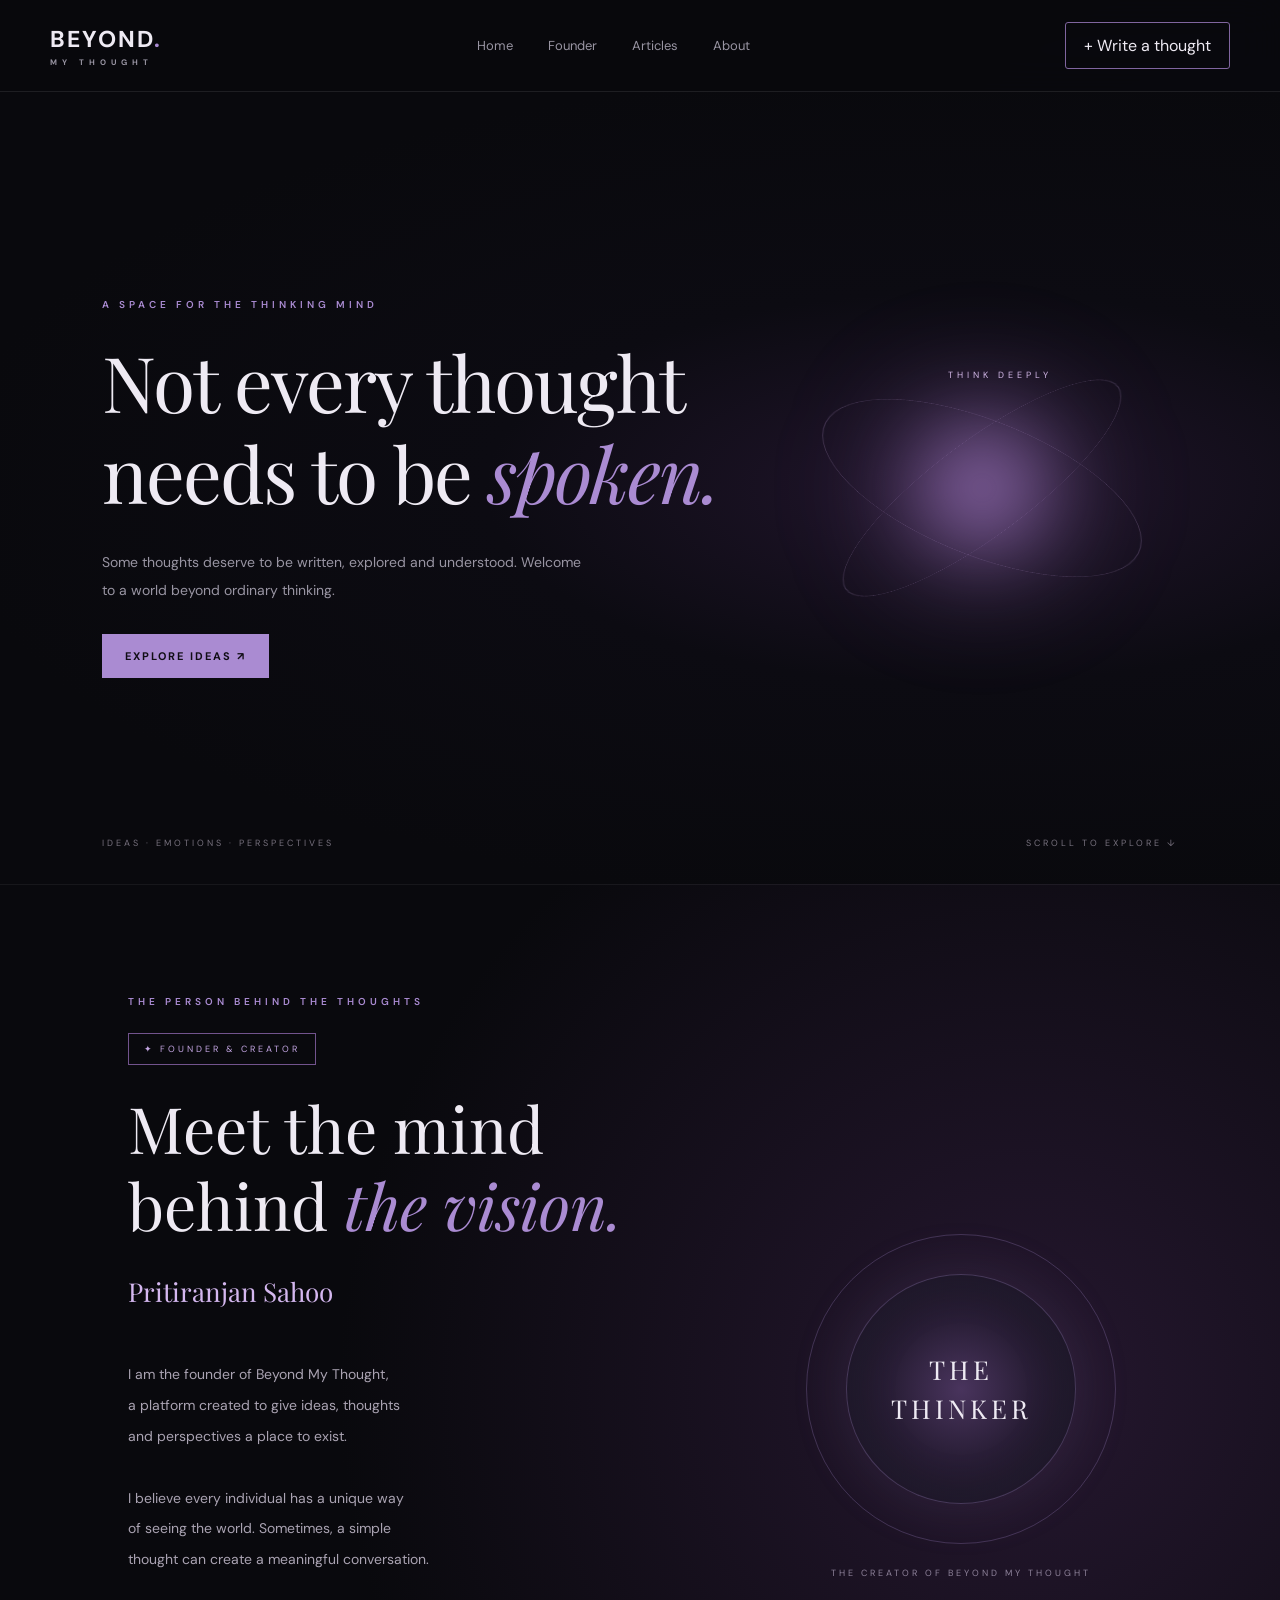
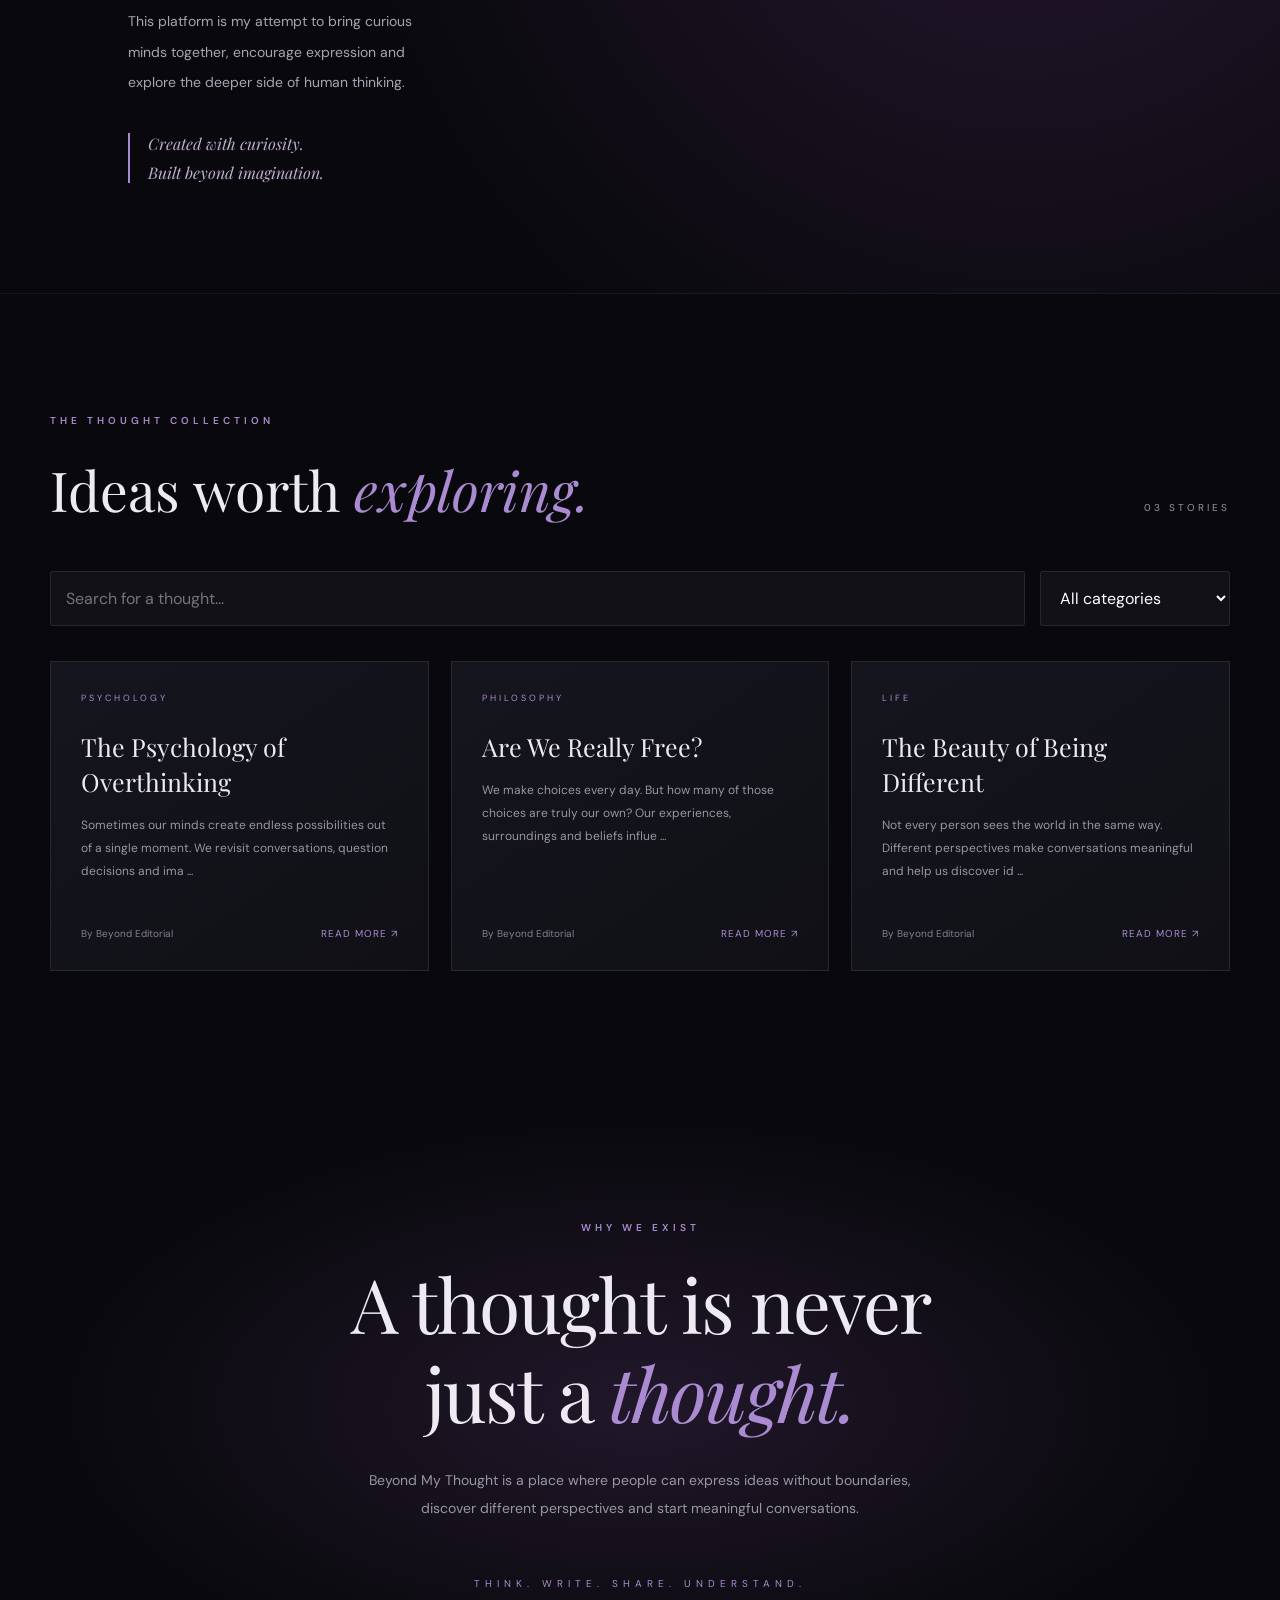
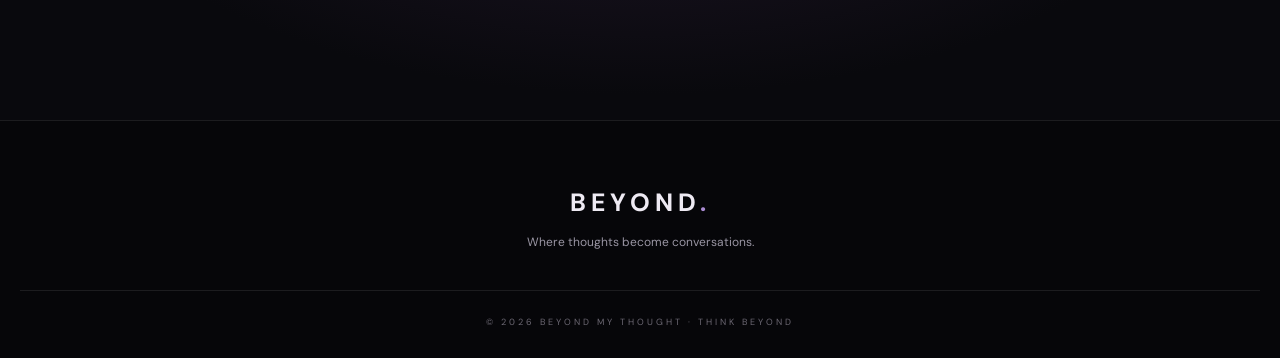
<file: index.html>
<!DOCTYPE html>
<html lang="en">
<head>
    <meta charset="UTF-8">
    <meta name="viewport" content="width=device-width, initial-scale=1.0">

    <title>Beyond My Thought | A World of Ideas</title>

    <link rel="stylesheet" href="style.css">

    <link href="https://fonts.googleapis.com/css2?family=DM+Sans:wght@400;500;600;700&family=Playfair+Display:wght@400;500;600;700&display=swap" rel="stylesheet">
</head>

<body>

    <div class="ambient"></div>

    <header>
        <nav class="navbar">

            <a href="#home" class="logo">
                BEYOND<span>.</span>
                <small>MY THOUGHT</small>
            </a>

            <div class="nav-links">
    <a href="#home">Home</a>
    <a href="#founder">Founder</a>
    <a href="#articles">Articles</a>
    <a href="#about">About</a>
</div>

            <button class="write-btn" id="openWrite">
                + Write a thought
            </button>

        </nav>
    </header>

    <main>

        <!-- HERO -->

        <section class="hero" id="home">

            <div class="hero-content">

                <p class="eyebrow">
                    A SPACE FOR THE THINKING MIND
                </p>

                <h1>
                    Not every thought<br>
                    needs to be <span>spoken.</span>
                </h1>

                <p class="hero-text">
                    Some thoughts deserve to be written,
                    explored and understood.
                    Welcome to a world beyond ordinary thinking.
                </p>

                <a href="#articles" class="explore-btn">
                    EXPLORE IDEAS ↗
                </a>

            </div>

            <div class="hero-art">
                <div class="orbit orbit-one"></div>
                <div class="orbit orbit-two"></div>
                <div class="core"></div>
                <div class="floating-text">THINK DEEPLY</div>
            </div>

            <div class="hero-bottom">
                <span>IDEAS · EMOTIONS · PERSPECTIVES</span>
                <span>SCROLL TO EXPLORE ↓</span>
            </div>

        </section>

<!-- FOUNDER SECTION -->

<section class="founder-section" id="founder">

    <div class="founder-content">

        <p class="eyebrow">THE PERSON BEHIND THE THOUGHTS</p>

        <div class="founder-badge">
            ✦ FOUNDER & CREATOR
        </div>

        <h2>
            Meet the mind<br>
            behind <span>the vision.</span>
        </h2>

        <h3 class="founder-name">
            Pritiranjan Sahoo
        </h3>

        <p class="founder-description">
            I am the founder of Beyond My Thought,
            a platform created to give ideas, thoughts
            and perspectives a place to exist.

            I believe every individual has a unique way
            of seeing the world. Sometimes, a simple
            thought can create a meaningful conversation.

            This platform is my attempt to bring curious
            minds together, encourage expression and
            explore the deeper side of human thinking.
        </p>

        <div class="founder-signature">
            <span>Created with curiosity.</span>
            <span>Built beyond imagination.</span>
        </div>

    </div>

    <div class="founder-visual">

        <div class="founder-circle">
            <span>THE<br>THINKER</span>
        </div>

        <div class="founder-orbit"></div>

        <p class="founder-caption">
            THE CREATOR OF BEYOND MY THOUGHT
        </p>

    </div>

</section>

        <!-- ARTICLES -->

        <section class="articles-section" id="articles">

            <div class="section-heading">

                <div>
                    <p class="eyebrow">THE THOUGHT COLLECTION</p>
                    <h2>Ideas worth <span>exploring.</span></h2>
                </div>

                <p class="article-count" id="articleCount">
                    00 STORIES
                </p>

            </div>

            <div class="toolbar">

                <input
                    type="search"
                    id="searchInput"
                    placeholder="Search for a thought..."
                >

                <select id="categoryFilter">
    <option value="All">All categories</option>
    <option value="Psychology">Psychology</option>
    <option value="Philosophy">Philosophy</option>
    <option value="Life">Life</option>
    <option value="Society">Society</option>
    <option value="Creativity">Creativity</option>
    <option value="Personal">Personal</option>
</select>

            </div>

            <div class="article-grid" id="articleGrid"></div>

            <p class="empty-message" id="emptyMessage">
                No thoughts found. Try another search.
            </p>

        </section>

        <!-- ABOUT -->

        <section class="about-section" id="about">

            <p class="eyebrow">WHY WE EXIST</p>

            <h2>
                A thought is never<br>
                just a <span>thought.</span>
            </h2>

            <p>
                Beyond My Thought is a place where people can
                express ideas without boundaries, discover
                different perspectives and start meaningful
                conversations.
            </p>

            <div class="about-line">
                THINK. WRITE. SHARE. UNDERSTAND.
            </div>

        </section>

        <!-- WRITE ARTICLE MODAL -->

        <div class="modal" id="writeModal">

            <div class="modal-box">

                <button class="close-btn" id="closeWrite">×</button>

                <p class="eyebrow">YOUR VOICE MATTERS</p>

                <h2>Share a thought<span>.</span></h2>

                <form id="articleForm">

                    <input
                        type="text"
                        id="authorName"
                        placeholder="Your name"
                        maxlength="50"
                        required
                    >

                    <input
                        type="text"
                        id="articleTitle"
                        placeholder="Give your thought a title"
                        maxlength="100"
                        required
                    >

                    <select id="articleCategory" required>
                        <option value="">Choose category</option>
                        <option>Psychology</option>
                        <option>Philosophy</option>
                        <option>Life</option>
                        <option>Society</option>
                        <option>Creativity</option>
                    </select>

                    <textarea
                        id="articleContent"
                        placeholder="Write what is on your mind..."
                        minlength="20"
                        maxlength="5000"
                        required
                    ></textarea>

                    <button class="submit-btn" type="submit">
                        PUBLISH YOUR THOUGHT ↗
                    </button>

                </form>

            </div>

        </div>

        <!-- READ ARTICLE MODAL -->

        <div class="modal" id="readModal">

            <div class="modal-box read-box">

                <button class="close-btn" id="closeRead">×</button>

                <p class="eyebrow" id="readCategory"></p>

                <h2 id="readTitle"></h2>

                <p class="read-author" id="readAuthor"></p>

                <div class="read-content" id="readContent"></div>

                <div class="comments-area">

                    <h3>Thoughts from readers</h3>

                    <div id="commentsList"></div>

                    <form id="commentForm">

                        <input
                            type="text"
                            id="commentName"
                            placeholder="Your name"
                            maxlength="50"
                            required
                        >

                        <textarea
                            id="commentText"
                            placeholder="Share your perspective..."
                            maxlength="1000"
                            required
                        ></textarea>

                        <button type="submit" class="submit-btn">
                            POST COMMENT ↗
                        </button>

                    </form>

                </div>

            </div>

        </div>

    </main>

    <footer>

        <h2>BEYOND<span>.</span></h2>

        <p>Where thoughts become conversations.</p>

        <div class="footer-bottom">
            © 2026 BEYOND MY THOUGHT · THINK BEYOND
        </div>

    </footer>

    <script src="script.js"></script>

</body>
</html>
</file>
<file: style.css>
* {
    margin: 0;
    padding: 0;
    box-sizing: border-box;
}

:root {
    --bg: #09090d;
    --surface: #111117;
    --surface2: #171720;
    --purple: #aa8bd2;
    --muted: #9995a3;
    --white: #eeeaf3;
    --border: rgba(255,255,255,0.09);
}

html {
    scroll-behavior: smooth;
}

body {
    background: var(--bg);
    color: var(--white);
    font-family: 'DM Sans', sans-serif;
    overflow-x: hidden;
}

button, input, textarea, select {
    font: inherit;
}

button, a {
    -webkit-tap-highlight-color: transparent;
}

a {
    color: inherit;
    text-decoration: none;
}

.ambient {
    position: fixed;
    width: 450px;
    height: 450px;
    border-radius: 50%;
    background: #693d8b;
    filter: blur(180px);
    opacity: 0.10;
    top: 15%;
    right: -200px;
    pointer-events: none;
    z-index: -1;
}

/* NAVIGATION */

header {
    position: sticky;
    top: 0;
    z-index: 100;
    background: rgba(9,9,13,0.85);
    backdrop-filter: blur(20px);
    border-bottom: 1px solid var(--border);
}

.navbar {
    max-width: 1250px;
    margin: auto;
    padding: 22px 35px;
    display: flex;
    justify-content: space-between;
    align-items: center;
}

.logo {
    font-size: 23px;
    font-weight: 700;
    letter-spacing: 2px;
}

.logo span, footer h2 span {
    color: var(--purple);
}

.logo small {
    display: block;
    font-size: 8px;
    letter-spacing: 5px;
    color: var(--muted);
    margin-top: 3px;
}

.nav-links {
    display: flex;
    gap: 35px;
}

.nav-links a {
    color: var(--muted);
    font-size: 13px;
    transition: .3s;
}

.nav-links a:hover {
    color: var(--purple);
}

.write-btn {
    background: transparent;
    color: var(--white);
    border: 1px solid #80659f;
    border-radius: 3px;
    padding: 12px 18px;
    cursor: pointer;
    transition: .3s;
}

.write-btn:hover {
    background: #80659f;
}

/* HERO */

.hero {
    min-height: 690px;
    height: 88vh;
    max-height: 900px;
    padding: 100px max(calc((100% - 1150px)/2), 8%);
    display: flex;
    align-items: center;
    position: relative;
    overflow: hidden;
    background:
        radial-gradient(ellipse at 75% 50%,
        #21152c 0%,
        #0c0b12 35%,
        #09090d 75%);
}

.hero-content {
    position: relative;
    z-index: 3;
    max-width: 720px;
    animation: appear 1.3s ease;
}

.eyebrow {
    font-size: 10px;
    color: var(--purple);
    letter-spacing: 4px;
    margin-bottom: 25px;
    font-weight: 600;
}

.hero h1, .about-section h2 {
    font-family: 'Playfair Display', serif;
    font-size: clamp(45px, 6vw, 83px);
    line-height: 1.18;
    font-weight: 400;
    letter-spacing: -2px;
}

.hero h1 span, .about-section h2 span,
.section-heading h2 span {
    color: var(--purple);
    font-style: italic;
}

.hero-text {
    max-width: 480px;
    color: var(--muted);
    line-height: 2;
    margin: 30px 0;
    font-size: 14px;
}

.explore-btn {
    display: inline-block;
    padding: 15px 23px;
    background: var(--purple);
    color: #100d15;
    font-size: 11px;
    font-weight: 700;
    letter-spacing: 2px;
    transition: .3s;
}

.explore-btn:hover {
    background: white;
    transform: translateY(-4px);
}

/* ABSTRACT MIND ART */

.hero-art {
    position: absolute;
    right: 10%;
    top: 50%;
    width: 340px;
    height: 340px;
    transform: translateY(-50%);
}

.orbit {
    position: absolute;
    inset: 0;
    border: 1px solid #a88ac044;
    border-radius: 50%;
    animation: rotate 25s linear infinite;
}

.orbit-one {
    transform: rotateX(65deg) rotateY(20deg);
}

.orbit-two {
    transform: rotateX(70deg) rotateY(-35deg);
    animation-direction: reverse;
}

.core {
    position: absolute;
    width: 100px;
    height: 100px;
    top: 50%;
    left: 50%;
    transform: translate(-50%,-50%);
    border-radius: 50%;
    background: #a37ac5;
    filter: blur(45px);
    box-shadow: 0 0 100px #a37ac5;
    animation: breathe 4s ease-in-out infinite;
}

.floating-text {
    position: absolute;
    top: 15%;
    left: 40%;
    color: #d3b8e8;
    font-size: 9px;
    letter-spacing: 4px;
    animation: float 5s infinite alternate;
}

.hero-bottom {
    position: absolute;
    bottom: 35px;
    left: 8%;
    right: 8%;
    display: flex;
    justify-content: space-between;
    color: #77717e;
    font-size: 9px;
    letter-spacing: 3px;
}

/* ARTICLES */

.articles-section {
    max-width: 1250px;
    margin: auto;
    padding: 120px 35px;
}

.section-heading {
    display: flex;
    align-items: end;
    justify-content: space-between;
    margin-bottom: 45px;
}

.section-heading h2 {
    font-family: 'Playfair Display', serif;
    font-size: clamp(35px, 5vw, 55px);
    font-weight: 400;
}

.article-count {
    color: var(--muted);
    font-size: 10px;
    letter-spacing: 3px;
    padding-bottom: 12px;
}

.toolbar {
    display: flex;
    gap: 15px;
    margin-bottom: 35px;
}

.toolbar input, .toolbar select {
    background: var(--surface);
    color: white;
    border: 1px solid var(--border);
    padding: 15px;
    outline: none;
    border-radius: 3px;
}

.toolbar input {
    flex: 1;
}

.toolbar select {
    width: 190px;
}

.toolbar option {
    background: var(--surface);
}

.toolbar input:focus, .toolbar select:focus {
    border-color: var(--purple);
}

/* ARTICLE CARDS */

.article-grid {
    display: grid;
    grid-template-columns: repeat(3, 1fr);
    gap: 22px;
}

.article-card {
    padding: 30px;
    min-height: 310px;
    background: linear-gradient(145deg, #15151e, #101016);
    border: 1px solid var(--border);
    display: flex;
    flex-direction: column;
    position: relative;
    overflow: hidden;
    transition: .4s;
    animation: appear .7s ease both;
}

.article-card:hover {
    transform: translateY(-8px);
    border-color: #9171b4;
    background: #191621;
}

.card-category {
    color: var(--purple);
    font-size: 9px;
    letter-spacing: 3px;
    text-transform: uppercase;
}

.article-card h3 {
    font-family: 'Playfair Display', serif;
    font-size: 25px;
    font-weight: 400;
    line-height: 1.4;
    margin: 25px 0 15px;
}

.article-card p {
    font-size: 12px;
    color: var(--muted);
    line-height: 1.9;
}

.card-footer {
    display: flex;
    justify-content: space-between;
    margin-top: auto;
    padding-top: 25px;
    color: #85808e;
    font-size: 10px;
}

.read-link {
    color: var(--purple);
    background: none;
    border: none;
    cursor: pointer;
    letter-spacing: 1px;
}

.empty-message {
    display: none;
    color: var(--muted);
    text-align: center;
    padding: 60px 10px;
}

/* ABOUT */

.about-section {
    padding: 130px 20px;
    text-align: center;
    background:
        radial-gradient(ellipse at center, #21172a, #09090d 65%);
}

.about-section h2 {
    font-size: clamp(40px, 6vw, 75px);
}

.about-section > p:not(.eyebrow) {
    color: var(--muted);
    max-width: 570px;
    margin: 30px auto;
    line-height: 2;
    font-size: 14px;
}

.about-line {
    margin-top: 55px;
    font-size: 10px;
    letter-spacing: 5px;
    color: var(--purple);
}

/* MODALS */

.modal {
    position: fixed;
    inset: 0;
    z-index: 200;
    background: rgba(0,0,0,.88);
    backdrop-filter: blur(12px);
    display: none;
    justify-content: center;
    align-items: center;
    padding: 20px;
}

.modal.active {
    display: flex;
    animation: appear .3s ease;
}

.modal-box {
    width: 100%;
    max-width: 650px;
    max-height: 90vh;
    overflow-y: auto;
    padding: 45px;
    position: relative;
    background: #121119;
    border: 1px solid #403449;
}

.modal-box h2 {
    font-family: 'Playfair Display', serif;
    font-weight: 400;
    font-size: 38px;
    margin-bottom: 30px;
}

.modal-box h2 span {
    color: var(--purple);
}

.close-btn {
    position: absolute;
    right: 20px;
    top: 15px;
    font-size: 30px;
    color: #aaa;
    background: none;
    border: none;
    cursor: pointer;
}

.modal-box form {
    display: flex;
    flex-direction: column;
    gap: 15px;
}

.modal-box input,
.modal-box textarea,
.modal-box select {
    background: #1b1922;
    color: white;
    padding: 16px;
    border: 1px solid var(--border);
    outline: none;
    border-radius: 2px;
    width: 100%;
}

.modal-box input:focus,
.modal-box textarea:focus,
.modal-box select:focus {
    border-color: var(--purple);
}

.modal-box select option {
    background: #1b1922;
}

.modal-box textarea {
    resize: vertical;
    min-height: 150px;
    line-height: 1.8;
}

.submit-btn {
    background: var(--purple);
    color: #100d15;
    border: none;
    padding: 17px;
    cursor: pointer;
    font-size: 11px;
    font-weight: 700;
    letter-spacing: 2px;
    transition: .3s;
}

.submit-btn:hover {
    background: white;
}

/* READ ARTICLE */

.read-box {
    max-width: 750px;
}

.read-box h2 {
    font-size: 42px;
    line-height: 1.3;
}

.read-author {
    color: var(--purple);
    font-size: 12px;
    margin: 15px 0 30px;
}

.read-content {
    color: #c4bdca;
    line-height: 2.2;
    font-size: 15px;
    white-space: pre-wrap;
    overflow-wrap: anywhere;
}

.comments-area {
    border-top: 1px solid var(--border);
    margin-top: 45px;
    padding-top: 30px;
}

.comments-area h3 {
    font-family: 'Playfair Display', serif;
    font-size: 25px;
    font-weight: 400;
    margin-bottom: 25px;
}

.comment {
    border-left: 2px solid #8764a6;
    background: #1a1821;
    padding: 17px;
    margin-bottom: 13px;
}

.comment strong {
    color: var(--purple);
    font-size: 12px;
}

.comment p {
    color: #c0b9c7;
    margin-top: 10px;
    font-size: 13px;
    line-height: 1.8;
    white-space: pre-wrap;
    overflow-wrap: anywhere;
}

.no-comments {
    color: var(--muted);
    font-size: 13px;
    margin-bottom: 25px;
}

/* FOOTER */

footer {
    text-align: center;
    padding: 65px 20px 30px;
    background: #060609;
    border-top: 1px solid var(--border);
}

footer h2 {
    letter-spacing: 5px;
    font-size: 25px;
}

footer p {
    color: var(--muted);
    font-size: 12px;
    margin-top: 15px;
}

.footer-bottom {
    border-top: 1px solid var(--border);
    margin-top: 40px;
    padding-top: 25px;
    color: #6c6873;
    font-size: 9px;
    letter-spacing: 3px;
}

/* ANIMATIONS */

@keyframes appear {
    from {
        opacity: 0;
        transform: translateY(25px);
    }
    to {
        opacity: 1;
        transform: translateY(0);
    }
}

@keyframes rotate {
    to {
        rotate: 360deg;
    }
}

@keyframes breathe {
    50% {
        transform: translate(-50%,-50%) scale(1.5);
        opacity: .6;
    }
}

@keyframes float {
    to {
        transform: translateY(25px);
    }
}

/* MOBILE */

@media(max-width: 850px) {

    .hero-art {
        right: -100px;
        opacity: .45;
    }

    .article-grid {
        grid-template-columns: repeat(2, 1fr);
    }

    .nav-links {
        gap: 15px;
    }
}

@media(max-width: 600px) {

    .navbar {
        padding: 17px;
        flex-wrap: wrap;
        gap: 15px;
    }

    .logo {
        font-size: 18px;
    }

    .nav-links {
        order: 3;
        width: 100%;
        justify-content: center;
    }

    .write-btn {
        font-size: 11px;
        padding: 10px;
    }

    .hero {
        min-height: 650px;
        height: 85vh;
        padding: 80px 25px;
    }

    .hero h1 {
        font-size: 48px;
    }

    .hero-art {
        width: 250px;
        height: 250px;
        right: -130px;
    }

    .hero-bottom {
        font-size: 7px;
        letter-spacing: 1px;
    }

    .articles-section {
        padding: 80px 20px;
    }

    .section-heading {
        align-items: start;
        flex-direction: column;
        gap: 15px;
    }

    .toolbar {
        flex-direction: column;
    }

    .toolbar select {
        width: 100%;
    }

    .article-grid {
        grid-template-columns: 1fr;
    }

    .modal-box {
        padding: 35px 20px;
    }

    .modal-box h2 {
        font-size: 30px;
    }

    .read-box h2 {
        font-size: 32px;
    }
}

/* FOUNDER SECTION */

.founder-section {
    min-height: 650px;
    padding: 110px 10%;
    display: grid;
    grid-template-columns: 1.2fr 0.8fr;
    align-items: center;
    gap: 70px;

    background:
        radial-gradient(
            circle at 80% 50%,
            #25172f,
            #09090d 60%
        );

    border-top: 1px solid rgba(255,255,255,0.06);
    border-bottom: 1px solid rgba(255,255,255,0.06);
}

.founder-content {
    max-width: 620px;
}

.founder-badge {
    display: inline-block;
    color: #c4a6e3;
    border: 1px solid #72538d;
    padding: 9px 15px;
    font-size: 9px;
    letter-spacing: 3px;
    margin-bottom: 25px;
}

.founder-section h2 {
    font-family: 'Playfair Display', serif;
    font-size: clamp(40px, 5vw, 65px);
    font-weight: 400;
    line-height: 1.2;
}

.founder-section h2 span {
    color: #aa8bd2;
    font-style: italic;
}

.founder-name {
    font-family: 'Playfair Display', serif;
    font-size: 26px;
    font-weight: 400;
    color: #d4b7ef;
    margin-top: 30px;
}

.founder-description {
    color: #aaa3b2;
    font-size: 14px;
    line-height: 2.2;
    white-space: pre-line;
    margin-top: 20px;
}

.founder-signature {
    border-left: 2px solid #aa8bd2;
    padding-left: 18px;
    margin-top: 35px;
    display: flex;
    flex-direction: column;
    gap: 8px;
    color: #c0aecf;
    font-family: 'Playfair Display', serif;
    font-style: italic;
}

.founder-visual {
    height: 380px;
    display: flex;
    align-items: center;
    justify-content: center;
    position: relative;
}

.founder-circle {
    width: 230px;
    height: 230px;
    border-radius: 50%;
    display: flex;
    align-items: center;
    justify-content: center;

    background:
        radial-gradient(circle, #49345d, #15101e 70%);

    border: 1px solid #aa8bd255;

    box-shadow:
        0 0 60px #aa8bd222,
        inset 0 0 50px #aa8bd222;

    animation: founderPulse 5s infinite alternate;
}

.founder-circle span {
    font-family: 'Playfair Display', serif;
    font-size: 26px;
    text-align: center;
    line-height: 1.5;
    letter-spacing: 4px;
}

.founder-orbit {
    position: absolute;
    width: 310px;
    height: 310px;
    border: 1px solid #aa8bd244;
    border-radius: 50%;
    animation: founderRotate 20s linear infinite;
}

.founder-caption {
    position: absolute;
    bottom: 0;
    color: #8e829a;
    font-size: 9px;
    letter-spacing: 3px;
    text-align: center;
}

@keyframes founderPulse {
    from {
        transform: scale(0.95);
    }
    to {
        transform: scale(1.06);
    }
}

@keyframes founderRotate {
    to {
        transform: rotate(360deg);
    }
}

@media(max-width: 768px) {

    .founder-section {
        grid-template-columns: 1fr;
        padding: 85px 25px;
        gap: 40px;
    }

    .founder-visual {
        height: 350px;
    }
}
</file>
